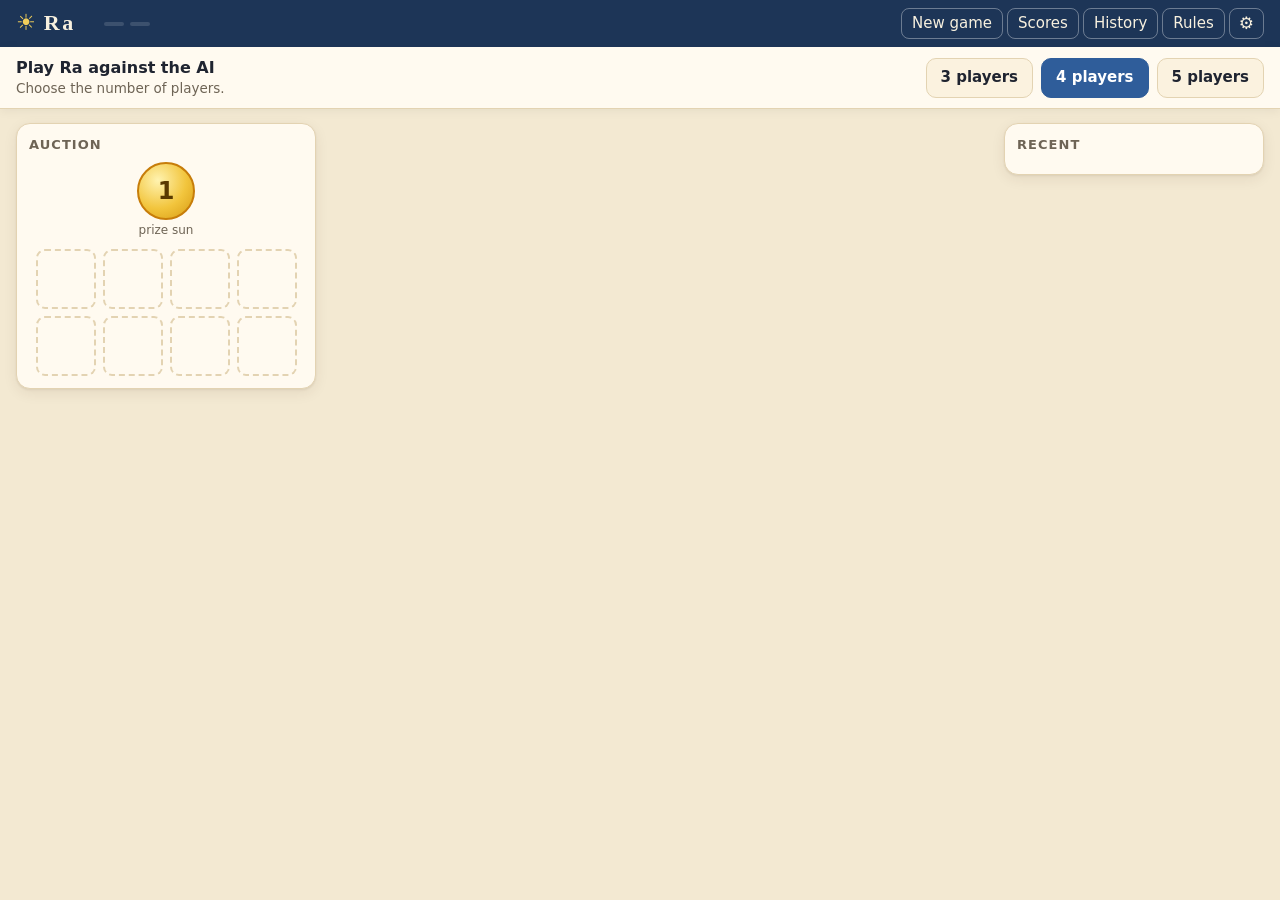
<file: index.html>
<!doctype html>
<html lang="en">
<head>
<meta charset="utf-8">
<meta name="viewport" content="width=device-width, initial-scale=1, viewport-fit=cover">
<meta name="theme-color" content="#1d3557">
<title>Ra</title>
<link rel="icon" href="img/icon.png">
<link rel="stylesheet" href="style.css?v=11">
</head>
<body>
<header id="top">
  <div class="brand"><span class="logo" aria-hidden="true">☀</span><h1>Ra</h1></div>
  <div class="track" id="track" aria-label="Ra track"></div>
  <div class="hdr-info"><span id="epochChip" class="chip"></span><span id="bagChip" class="chip" title="Tiles left in the bag"></span></div>
  <nav class="hdr-actions">
    <button id="btnNew" class="ghost">New game</button>
    <button id="btnScores" class="ghost" title="Scoring breakdown for the whole game so far">Scores</button>
    <button id="btnHistory" class="ghost" title="Game history">History</button>
    <button id="btnRules" class="ghost" title="How to play">Rules</button>
    <button id="btnSettings" class="ghost icon" title="Settings" aria-label="Settings">⚙</button>
    <button id="btnMore" class="ghost icon" title="History, rules and settings" aria-label="More">⋯</button>
  </nav>
</header>

<section id="banner" aria-live="polite">
  <div class="banner-text"><div id="prompt">Start a new game to play against the AIs.</div><div id="subprompt"></div></div>
  <div id="actions" class="actions"></div>
  <div id="hintBox" hidden></div>
</section>

<main id="table">
  <section id="blockPanel" class="panel">
    <div class="panel-head"><h2>Auction</h2><span id="lotInfo" class="muted"></span></div>
    <div class="block-row">
      <div class="sun-on-block" title="Sun the auction winner takes (usable next epoch)"><div class="sun big" id="sobSun">1</div><span>prize sun</span></div>
      <div id="slots" class="slots"></div>
    </div>
  </section>

  <section id="players"></section>

  <section id="feedPanel" class="panel">
    <div class="panel-head"><h2>Recent</h2></div>
    <ol id="feed"></ol>
  </section>
</main>

<div id="dock"></div>

<div id="dialogBack" hidden><div id="dialog" role="dialog" aria-modal="true"></div></div>
<div id="toast" hidden></div>
<div id="tip" role="tooltip" hidden></div>

<script src="weights.js?v=11"></script>
<script src="ra_engine.js?v=11"></script>
<script src="ai_improved.js?v=11"></script>
<script src="game.js?v=11"></script>
<script src="app.js?v=11"></script>
</body>
</html>
</file>
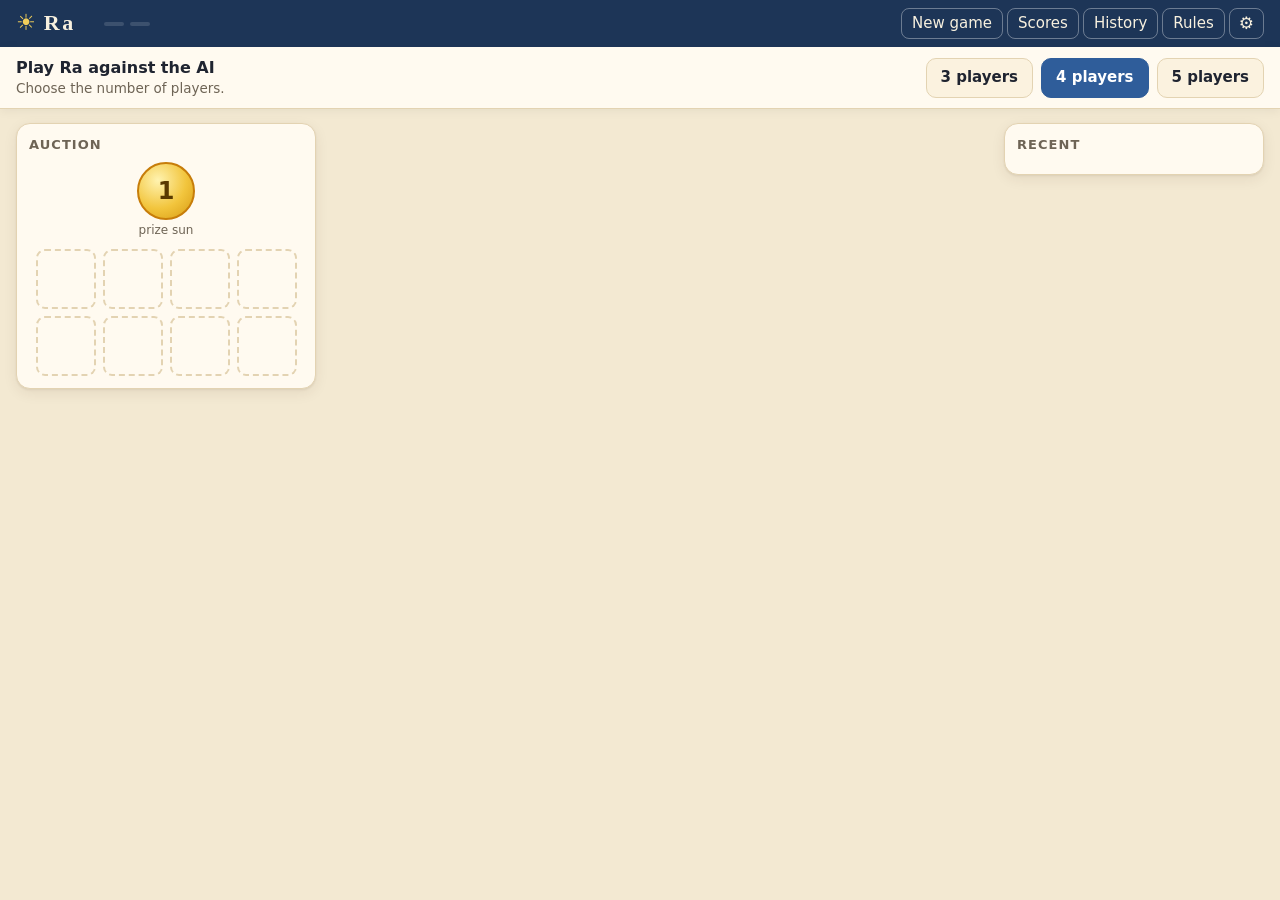
<file: classic/index.html>
<!doctype html>
<html lang="en"><head><meta charset="utf-8"><title>Ra</title>
<meta http-equiv="refresh" content="0; url=../">
<link rel="canonical" href="../"></head>
<body><p>Ra has moved to <a href="../">the main page</a>.</p></body></html>
</file>
<file: style.css>
/* Ra — modern interface */
:root {
  --bg: #f3e9d2; --panel: #fffaf0; --panel-2: #fbf2df; --ink: #1f2430; --muted: #6e6455; --line: #e3d3b2;
  --lapis: #1d3557; --lapis-2: #2f5d9a; --gold: #c9971c; --gold-2: #f3cf5a; --red: #b23a48; --green: #2e7d4f;
  --you: #2f5d9a; --shadow: 0 1px 2px rgba(60, 40, 10, .08), 0 4px 14px rgba(60, 40, 10, .08);
  --dock-h: 0px; --radius: 14px;
  color-scheme: light;
}
@media (prefers-color-scheme: dark) {
  :root { --bg: #10151e; --panel: #19212e; --panel-2: #1f2938; --ink: #ece5d6; --muted: #a59b88; --line: #2d3848;
    --lapis: #9dbce8; --lapis-2: #6f9fe0; --gold: #e2b23a; --gold-2: #f5d76e; --red: #e36b78; --green: #5cc08a; --you: #7fb0f0;
    --shadow: 0 1px 2px rgba(0,0,0,.3), 0 6px 18px rgba(0,0,0,.35); color-scheme: dark; }
}
* { box-sizing: border-box; }
html, body { margin: 0; }
body { background: var(--bg); color: var(--ink); font: 15px/1.4 system-ui, -apple-system, "Segoe UI", Roboto, sans-serif; min-height: 100vh; padding-bottom: calc(var(--dock-h) + 8px); }
button { font: inherit; color: inherit; }
h1, h2 { margin: 0; }
.muted { color: var(--muted); }
[hidden] { display: none !important; }

/* ---- header ---- */
#top { display: flex; align-items: center; gap: 14px; padding: 8px 16px; background: var(--lapis); color: #f8f1df; flex-wrap: wrap; }
@media (prefers-color-scheme: dark) { #top { background: #0b1f3a; } }
.brand { display: flex; align-items: center; gap: 8px; }
.brand h1 { font: 700 22px/1 Georgia, "Times New Roman", serif; letter-spacing: .12em; }
.logo { color: var(--gold-2); font-size: 22px; }
.track { display: flex; gap: 5px; align-items: center; }
.track .dot { width: 14px; height: 14px; border-radius: 50%; border: 2px solid rgba(255,255,255,.55); }
.track .dot.on { background: radial-gradient(circle at 35% 35%, #ffe08a, #e0532b); border-color: #ffd36b; }
.track .lbl { font-size: 13px; opacity: .85; margin-left: 4px; white-space: nowrap; }
.hdr-info { display: flex; gap: 6px; }
.chip { background: rgba(255,255,255,.14); border-radius: 999px; padding: 2px 10px; font-size: 13px; white-space: nowrap; }
.hdr-actions { margin-left: auto; display: flex; gap: 4px; }
.ghost { background: transparent; border: 1px solid rgba(255,255,255,.35); color: #f8f1df; border-radius: 8px; padding: 4px 10px; cursor: pointer; }
.ghost:hover { background: rgba(255,255,255,.12); }
.ghost.icon { font-size: 17px; padding: 2px 9px; }
#btnMore { display: none; }
.scores h3 { margin: 14px 0 4px; font-size: 15px; } .scores h3:first-child { margin-top: 0; }
.scores .note { margin: 2px 0 6px; font-size: 12.5px; color: var(--muted); }
.table-wrap { overflow-x: auto; }

/* ---- prompt banner ---- */
#banner { position: sticky; top: 0; z-index: 20; display: flex; align-items: center; gap: 12px; flex-wrap: wrap; padding: 10px 16px;
  background: var(--panel); border-bottom: 1px solid var(--line); box-shadow: 0 2px 10px rgba(0,0,0,.06); }
.banner-text { flex: 1 1 280px; min-width: 0; }
#prompt { font-weight: 650; font-size: 16px; }
#subprompt { color: var(--muted); font-size: 13.5px; }
#banner.yours { border-left: 5px solid var(--you); }
#banner.bidding { border-left: 5px solid var(--red); }
.actions { display: flex; gap: 8px; flex-wrap: wrap; }
.btn { border: 1px solid var(--line); background: var(--panel-2); border-radius: 10px; padding: 8px 14px; cursor: pointer; font-weight: 600; min-height: 40px; }
.btn:hover:not(:disabled) { border-color: var(--lapis-2); }
.btn.primary { background: var(--lapis-2); border-color: var(--lapis-2); color: #fff; }
.btn.danger { background: var(--red); border-color: var(--red); color: #fff; }
.btn:disabled { opacity: .45; cursor: not-allowed; }
.btn.sunbtn { display: inline-flex; align-items: center; gap: 6px; }
#hintBox { flex: 1 1 100%; margin: 0; max-height: 40vh; overflow: auto; padding: 10px 14px; background: color-mix(in srgb, var(--gold-2) 22%, var(--panel)); border: 1px solid var(--gold); border-radius: 10px; white-space: pre-wrap; font-size: 14px; display: flex; gap: 10px; align-items: flex-start; }
#hintBox button { margin-left: auto; background: none; border: 0; cursor: pointer; font-size: 16px; color: var(--muted); }

/* ---- table layout ---- */
#table { display: grid; grid-template-columns: minmax(250px, 300px) 1fr minmax(210px, 260px); gap: 14px; padding: 14px 16px; align-items: start; }
.panel { background: var(--panel); border: 1px solid var(--line); border-radius: var(--radius); box-shadow: var(--shadow); padding: 12px; }
.panel-head { display: flex; align-items: baseline; gap: 8px; margin-bottom: 8px; }
.panel-head h2 { font-size: 13px; text-transform: uppercase; letter-spacing: .08em; color: var(--muted); }
#blockPanel { position: sticky; top: calc(var(--banner-h, 66px) + 10px); }
.block-row { display: flex; flex-direction: column; gap: 10px; align-items: center; }
.sun-on-block { display: flex; flex-direction: column; align-items: center; gap: 2px; font-size: 12px; color: var(--muted); }
.slots { display: grid; grid-template-columns: repeat(4, 60px); gap: 7px; }
.slot { width: 60px; height: 60px; border-radius: 9px; border: 2px dashed var(--line); display: flex; align-items: center; justify-content: center; position: relative; padding: 0; background: transparent; }
.slot img { width: 100%; height: 100%; border-radius: 7px; display: block; }
.slot.filled { border: 0; box-shadow: 0 1px 3px rgba(0,0,0,.25); }
.slot.ra img { outline: 3px solid #e0532b; }
.slot.pick { cursor: pointer; outline: 3px solid var(--gold); outline-offset: 2px; animation: pulse 1.2s ease-in-out infinite; }
.slot.pick.nope { outline-color: transparent; animation: none; opacity: .5; cursor: not-allowed; }
@keyframes pulse { 50% { outline-color: color-mix(in srgb, var(--gold) 35%, transparent); } }
.slot .cap { position: absolute; bottom: -1px; left: 0; right: 0; font-size: 9.5px; text-align: center; background: rgba(0,0,0,.55); color: #fff; border-radius: 0 0 7px 7px; line-height: 13px; }

/* ---- players ---- */
#players { display: grid; grid-template-columns: repeat(auto-fill, minmax(270px, 1fr)); gap: 12px; }
.pcard { background: var(--panel); border: 1px solid var(--line); border-radius: var(--radius); box-shadow: var(--shadow); padding: 10px 12px; position: relative; min-height: 112px; transition: box-shadow .2s, border-color .2s; }
.pcard.turn { border-color: var(--gold); box-shadow: 0 0 0 3px color-mix(in srgb, var(--gold) 45%, transparent), var(--shadow); }
.pcard.out { opacity: .72; }
.phead { display: flex; align-items: center; gap: 8px; margin-bottom: 6px; }
.pname { font-weight: 700; font-size: 16px; }
.pscore { margin-left: auto; font-weight: 800; font-size: 20px; font-variant-numeric: tabular-nums; }
.pscore small { font-weight: 500; font-size: 12px; color: var(--muted); margin-left: 3px; }
.badge { font-size: 11.5px; padding: 1px 7px; border-radius: 999px; background: var(--panel-2); border: 1px solid var(--line); white-space: nowrap; }
.badge.most { background: color-mix(in srgb, var(--gold-2) 40%, var(--panel)); border-color: var(--gold); }
.badge.fewest { background: color-mix(in srgb, var(--red) 15%, var(--panel)); border-color: color-mix(in srgb, var(--red) 50%, var(--line)); }
.sunrow { display: flex; gap: 6px; margin-bottom: 7px; align-items: center; }
.sun { width: 34px; height: 34px; border-radius: 50%; display: inline-flex; align-items: center; justify-content: center; font-weight: 800; font-size: 15px; color: #5a3a00;
  background: radial-gradient(circle at 35% 30%, #fff3b0, #f2c53d 55%, #d79a12); border: 2px solid #c77d0a; flex: none; font-variant-numeric: tabular-nums; }
.sun.big { width: 58px; height: 58px; font-size: 24px; }
.sun.down { background: repeating-linear-gradient(45deg, #8a7a5a, #8a7a5a 4px, #7a6a4a 4px, #7a6a4a 8px); border-color: #5e5038; color: #f2e6c8; }
.sun.down.secret { color: transparent; }
.sun.bid { box-shadow: 0 0 0 3px var(--red); }
.sun.paid { box-shadow: 0 0 0 3px var(--green); }
.tiles { display: flex; flex-wrap: wrap; gap: 5px; }
.tg { position: relative; width: 36px; height: 36px; }
.tg img { width: 36px; height: 36px; border-radius: 6px; display: block; box-shadow: 0 1px 2px rgba(0,0,0,.25); }
.tg .n { position: absolute; right: -4px; bottom: -4px; background: var(--ink); color: var(--panel); font-size: 11px; font-weight: 800; border-radius: 999px; min-width: 17px; height: 17px; line-height: 17px; text-align: center; padding: 0 3px; }
.tg.lost img { opacity: .35; filter: grayscale(1); }
.tg.pick { cursor: pointer; } .tg.pick img { outline: 3px solid var(--gold); outline-offset: 1px; }
.tg.chosen img { outline: 3px solid var(--red); opacity: .5; }
.empty { font-size: 12.5px; color: var(--muted); font-style: italic; }
.bubble { position: absolute; top: -10px; right: 12px; background: var(--ink); color: var(--panel); font-size: 12.5px; font-weight: 700; padding: 2px 10px; border-radius: 999px; box-shadow: var(--shadow); }
.bubble.pass { background: var(--muted); }
.bubble.win { background: var(--green); }

/* ---- you (dock) ---- */
#dock { position: fixed; left: 0; right: 0; bottom: 0; z-index: 25; background: var(--panel); border-top: 2px solid var(--you); box-shadow: 0 -4px 18px rgba(0,0,0,.12); padding: 8px 16px calc(8px + env(safe-area-inset-bottom)); }
#dock:empty { display: none; }
.you { display: flex; gap: 16px; align-items: center; flex-wrap: wrap; max-width: 1400px; margin: 0 auto; }
.you .who { display: flex; flex-direction: column; min-width: 90px; }
.you .who .pname { color: var(--you); }
.you .proj { font-size: 12.5px; color: var(--muted); background: none; border: 0; padding: 0; text-align: left; cursor: pointer; text-decoration: underline dotted; text-underline-offset: 3px; }
.breakdown { flex-basis: 100%; display: flex; flex-wrap: wrap; gap: 4px 12px; font-size: 13px; color: var(--muted); }
.breakdown .pos { color: var(--green); } .breakdown .neg { color: var(--red); }
.you .sunrow { margin: 0; }
.you .sun { width: 42px; height: 42px; font-size: 17px; }
.you .sun.can { cursor: pointer; box-shadow: 0 0 0 3px var(--lapis-2); }
.you .tiles { flex: 1; }
.you.turn { }

/* ---- feed ---- */
#feedPanel { position: sticky; top: calc(var(--banner-h, 66px) + 10px); max-height: calc(100vh - var(--banner-h, 66px) - 34px - var(--dock-h)); display: flex; flex-direction: column; }
#feed { list-style: none; margin: 0; padding: 0; overflow: auto; font-size: 13.5px; display: flex; flex-direction: column-reverse; }
#feed li { padding: 4px 0; border-bottom: 1px solid var(--line); display: flex; gap: 6px; }
#feed li .who { font-weight: 700; }
#feed li.epoch { font-weight: 700; color: var(--lapis-2); }
#feed li.auction { color: var(--ink); }
#feed li.minor { color: var(--muted); }

/* ---- dialogs ---- */
#dialogBack { position: fixed; inset: 0; background: rgba(10, 15, 25, .45); z-index: 50; display: flex; align-items: center; justify-content: center; padding: 16px; }
#dialog { background: var(--panel); border-radius: 16px; box-shadow: 0 20px 60px rgba(0,0,0,.35); max-width: 640px; width: 100%; max-height: calc(100vh - 32px); overflow: auto; padding: 18px 20px; }
#dialog h2 { font: 700 22px Georgia, serif; margin-bottom: 8px; }
#dialog .dlg-actions { display: flex; gap: 8px; justify-content: flex-end; margin-top: 14px; flex-wrap: wrap; }
.score-table { width: 100%; border-collapse: collapse; font-size: 14px; font-variant-numeric: tabular-nums; }
.score-table th, .score-table td { padding: 5px 6px; text-align: right; border-bottom: 1px solid var(--line); }
.score-table th:first-child, .score-table td:first-child { text-align: left; }
.score-table tr.winner-row td { font-weight: 800; background: color-mix(in srgb, var(--gold-2) 22%, transparent); }
.score-table td.neg { color: var(--red); }
.score-table td.tot { font-weight: 800; }
#dialog p.ended { margin: 0 0 10px; padding: 8px 12px; border-radius: 10px; background: var(--panel-2); border-left: 4px solid var(--lapis-2); }
#dialog p.nohints { margin: 6px 0 10px; padding: 8px 12px; border-radius: 10px; font-weight: 650; background: color-mix(in srgb, var(--gold-2) 30%, var(--panel)); border: 1px solid var(--gold); }
.rules h3 { margin: 12px 0 4px; font-size: 15px; } .rules ul { margin: 4px 0; padding-left: 20px; } .rules p { margin: 6px 0; }
.settings label { display: flex; align-items: center; gap: 10px; padding: 7px 0; border-bottom: 1px solid var(--line); }
.settings input[type=text] { flex: 1; font: inherit; padding: 5px 8px; border-radius: 8px; border: 1px solid var(--line); background: var(--panel-2); color: var(--ink); }
.settings select { font: inherit; padding: 4px; border-radius: 8px; background: var(--panel-2); color: var(--ink); border: 1px solid var(--line); }
.newgame { display: flex; gap: 10px; flex-wrap: wrap; }
.newgame .btn { flex: 1; min-width: 120px; padding: 14px; font-size: 16px; }
pre.history { white-space: pre-wrap; font: 14px/1.5 system-ui, -apple-system, "Segoe UI", Roboto, sans-serif; background: var(--panel-2); padding: 10px; border-radius: 10px; max-height: 60vh; overflow: auto; }
#tip { position: fixed; z-index: 70; background: var(--ink); color: var(--panel); font-size: 13.5px; line-height: 1.35; padding: 8px 11px; border-radius: 10px; box-shadow: 0 6px 20px rgba(0,0,0,.3); pointer-events: none; white-space: pre-line; }
#tip::after { content: ''; position: absolute; left: calc(var(--arrow-x, 50%) - 6px); bottom: -6px; border: 6px solid transparent; border-bottom: 0; border-top-color: var(--ink); }
#tip.below::after { bottom: auto; top: -6px; border-top: 0; border-bottom: 6px solid var(--ink); }
.tg img, .slot img, .sun { -webkit-touch-callout: none; -webkit-user-select: none; user-select: none; }
#toast { position: fixed; left: 50%; transform: translateX(-50%); bottom: calc(var(--dock-h) + 16px); background: var(--ink); color: var(--panel); padding: 8px 16px; border-radius: 999px; z-index: 60; font-size: 14px; box-shadow: var(--shadow); }

/* ---- narrow screens ---- */
@media (max-width: 1100px) {
  #table { grid-template-columns: minmax(250px, 300px) 1fr; }
  #feedPanel { grid-column: 1 / -1; position: static; max-height: 240px; }
}
@media (max-width: 760px) {
  body { font-size: 14px; }
  #top { padding: 6px 10px; gap: 8px; }
  .brand h1 { font-size: 18px; }
  .hdr-actions .ghost { padding: 3px 7px; font-size: 13px; }
  #btnHistory, #btnRules, #btnSettings { display: none; }
  #btnMore { display: inline-block; }
  .track .dot { width: 11px; height: 11px; }
  #banner { padding: 8px 10px; gap: 8px; }
  #prompt { font-size: 15px; }
  .btn { padding: 7px 11px; min-height: 38px; }
  #table { grid-template-columns: 1fr; padding: 10px; gap: 10px; }
  #blockPanel, #feedPanel { position: static; }
  .block-row { flex-direction: row; align-items: center; justify-content: center; }
  .slots { grid-template-columns: repeat(4, 54px); gap: 6px; }
  .slot { width: 54px; height: 54px; }
  .sun.big { width: 50px; height: 50px; font-size: 21px; }
  #players { grid-template-columns: 1fr; gap: 8px; }
  .pcard { min-height: 0; padding: 8px 10px; }
  .sun { width: 30px; height: 30px; font-size: 13.5px; }
  .tg, .tg img { width: 30px; height: 30px; }
  .you { gap: 8px 12px; }
  .you .sun { width: 38px; height: 38px; font-size: 15px; }
  .you .tiles { flex-basis: 100%; }
  #feedPanel { max-height: min(320px, 40vh); }
}
</file>
